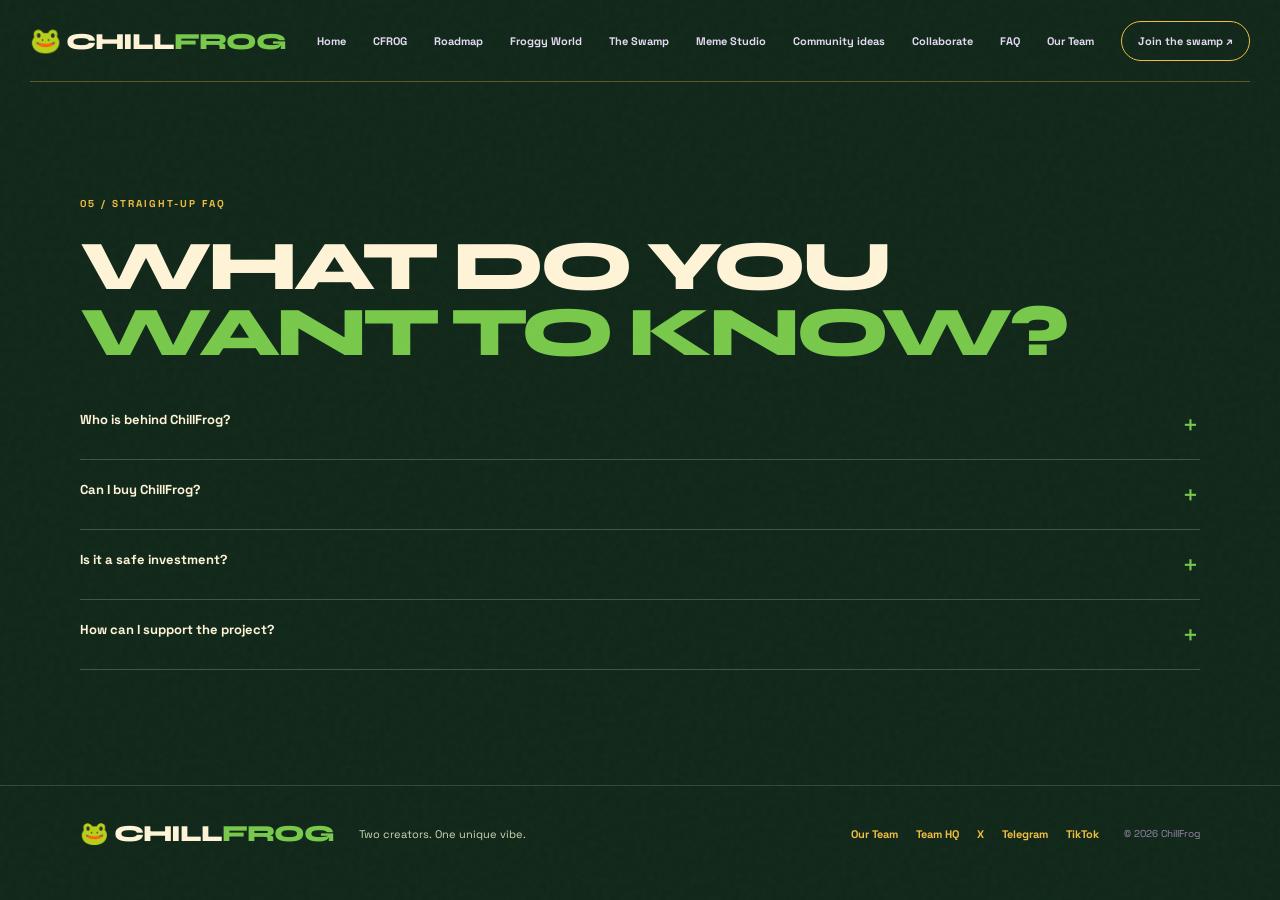
<file: faq.html>
<!doctype html><html lang="en"><head><meta charset="utf-8"><meta name="viewport" content="width=device-width,initial-scale=1"><meta name="theme-color" content="#17351f"><meta name="description" content="Answers to common questions about ChillFrog."><title>FAQ — ChillFrog</title><link rel="preconnect" href="https://fonts.googleapis.com"><link rel="preconnect" href="https://fonts.gstatic.com" crossorigin><link href="https://fonts.googleapis.com/css2?family=Space+Grotesk:wght@400;500;600;700&family=Syne:wght@700;800&display=swap" rel="stylesheet"><link rel="stylesheet" href="style.css"></head><body><div class="grain"></div><header class="header"><a class="logo" href="index.html"><span class="logo-frog">🐸</span> CHILL<span>FROG</span></a><button class="menu" aria-label="Open menu" aria-expanded="false">☰</button><nav><a href="index.html">Home</a><a href="token.html">CFROG</a><a href="roadmap.html">Roadmap</a><a href="froggy-world.html">Froggy World</a><a href="the-swamp.html">The Swamp</a><a href="create.html">Meme Studio</a><a href="ideas.html">Community ideas</a><a href="invest.html">Collaborate</a><a href="faq.html">FAQ</a><a href="team.html">Our Team</a><a class="nav-cta" href="the-swamp.html">Join the swamp ↗</a></nav></header><main><section class="section faq" id="faq"><div class="eyebrow">05 / STRAIGHT-UP FAQ</div><h2>WHAT DO YOU <span>WANT TO KNOW?</span></h2><details><summary>Who is behind ChillFrog?<b>＋</b></summary><p>Two young creators with big dreams, initiative, and a passion for learning by building something of their own.</p></details><details><summary>Can I buy ChillFrog?<b>＋</b></summary><p>CFROG is live on pump.fun. Use the official link on this website and always verify the full mint address before trading.</p></details><details><summary>Is it a safe investment?<b>＋</b></summary><p>There are no guaranteed returns. Crypto assets, especially meme tokens, can be extremely volatile and you could lose all your money. This website is not financial advice.</p></details><details><summary>How can I support the project?<b>＋</b></summary><p>Join the community, share ideas, and follow official announcements. Never share passwords or send funds to strangers.</p></details></section></main><footer><a class="logo" href="index.html">🐸 CHILL<span>FROG</span></a><p>Two creators. One unique vibe.</p><div class="footer-social"><a href="team.html">Our Team</a><a href="hq.html">Team HQ</a><a href="https://x.com/ChillFrogCoinsl" target="_blank" rel="noopener noreferrer">X</a><a href="https://t.me/+lzFqH1yYBng5ZDA0" target="_blank" rel="noopener noreferrer">Telegram</a><a href="https://www.tiktok.com/@morta6767" target="_blank" rel="noopener noreferrer">TikTok</a></div><small>© <span id="year"></span> ChillFrog</small></footer><script src="script.js"></script><script src="i18n.js"></script></body></html>
</file>
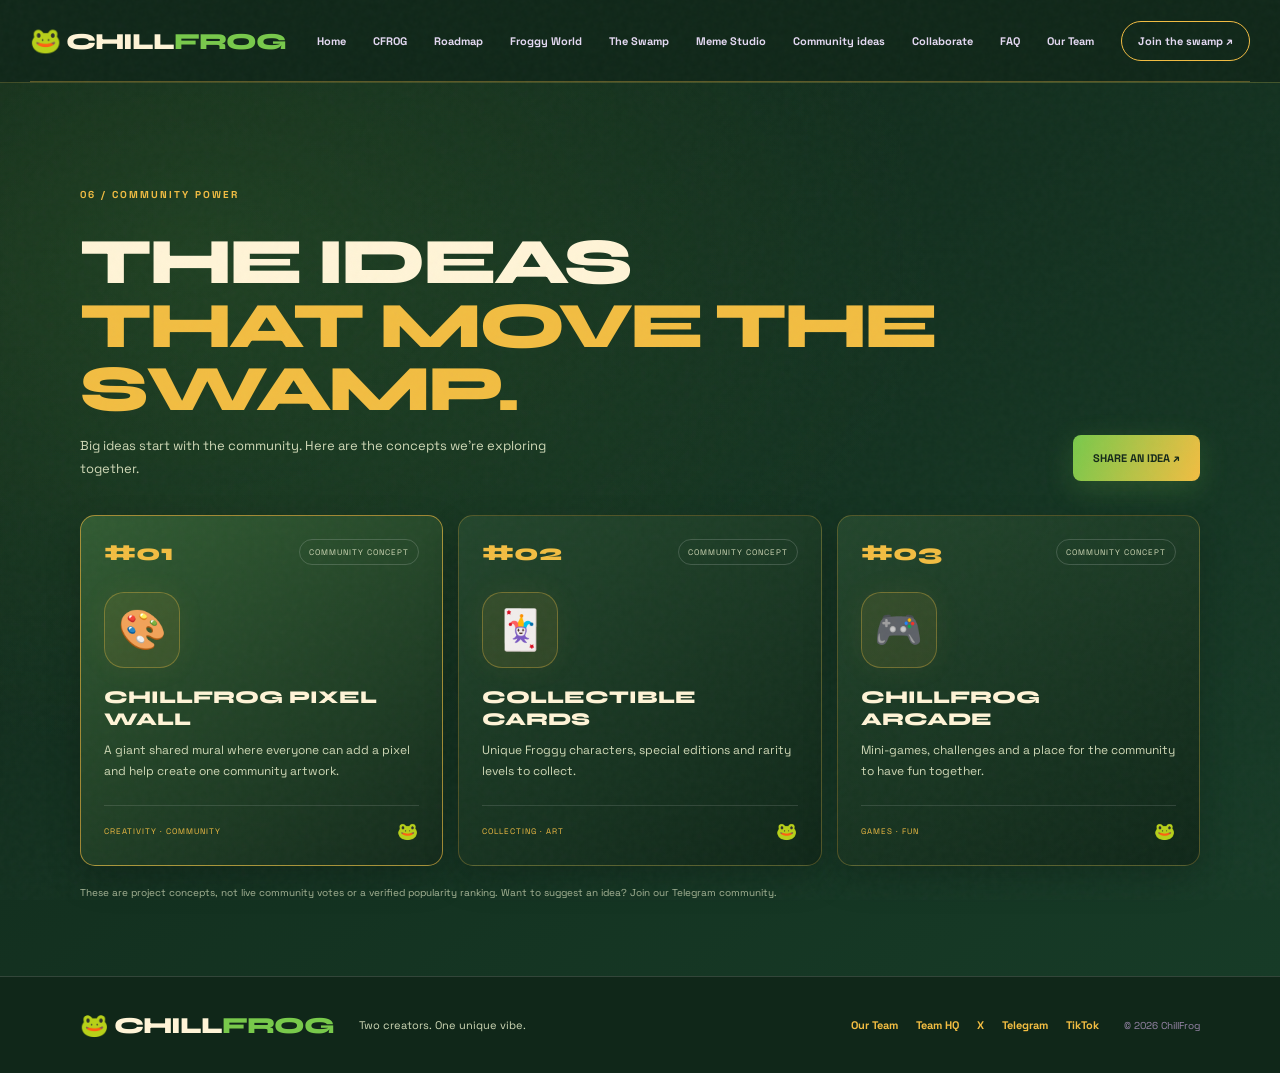
<file: ideas.html>
<!doctype html><html lang="en"><head><meta charset="utf-8"><meta name="viewport" content="width=device-width,initial-scale=1"><meta name="theme-color" content="#17351f"><meta name="description" content="Explore concepts being considered for the ChillFrog community."><title>Community Ideas — ChillFrog</title><link rel="preconnect" href="https://fonts.googleapis.com"><link rel="preconnect" href="https://fonts.gstatic.com" crossorigin><link href="https://fonts.googleapis.com/css2?family=Space+Grotesk:wght@400;500;600;700&family=Syne:wght@700;800&display=swap" rel="stylesheet"><link rel="stylesheet" href="style.css"></head><body><div class="grain"></div><header class="header"><a class="logo" href="index.html"><span class="logo-frog">🐸</span> CHILL<span>FROG</span></a><button class="menu" aria-label="Open menu" aria-expanded="false">☰</button><nav><a href="index.html">Home</a><a href="token.html">CFROG</a><a href="roadmap.html">Roadmap</a><a href="froggy-world.html">Froggy World</a><a href="the-swamp.html">The Swamp</a><a href="create.html">Meme Studio</a><a href="ideas.html">Community ideas</a><a href="invest.html">Collaborate</a><a href="faq.html">FAQ</a><a href="team.html">Our Team</a><a class="nav-cta" href="the-swamp.html">Join the swamp ↗</a></nav></header><main><section class="community-rankings" id="community-rankings">
  <div class="rankings-inner">
    <div class="eyebrow">06 / COMMUNITY POWER</div>
    <div class="rankings-heading"><div><h2>THE IDEAS<br><span>THAT MOVE THE SWAMP.</span></h2><p>Big ideas start with the community. Here are the concepts we're exploring together.</p></div><a class="btn btn-lime" href="https://t.me/+lzFqH1yYBng5ZDA0" target="_blank" rel="noopener noreferrer">SHARE AN IDEA ↗</a></div>
    <div class="ideas-grid">
      <article class="idea-card idea-featured"><div class="idea-top"><span class="idea-rank">#01</span><span class="idea-tag">COMMUNITY CONCEPT</span></div><div class="idea-icon">🎨</div><h3>CHILLFROG PIXEL WALL</h3><p>A giant shared mural where everyone can add a pixel and help create one community artwork.</p><div class="idea-foot"><span>CREATIVITY · COMMUNITY</span><b>🐸</b></div></article>
      <article class="idea-card"><div class="idea-top"><span class="idea-rank">#02</span><span class="idea-tag">COMMUNITY CONCEPT</span></div><div class="idea-icon">🃏</div><h3>COLLECTIBLE CARDS</h3><p>Unique Froggy characters, special editions and rarity levels to collect.</p><div class="idea-foot"><span>COLLECTING · ART</span><b>🐸</b></div></article>
      <article class="idea-card"><div class="idea-top"><span class="idea-rank">#03</span><span class="idea-tag">COMMUNITY CONCEPT</span></div><div class="idea-icon">🎮</div><h3>CHILLFROG ARCADE</h3><p>Mini-games, challenges and a place for the community to have fun together.</p><div class="idea-foot"><span>GAMES · FUN</span><b>🐸</b></div></article>
    </div>
    <p class="ideas-note">These are project concepts, not live community votes or a verified popularity ranking. Want to suggest an idea? Join our Telegram community.</p>
  </div>
</section></main><footer><a class="logo" href="index.html">🐸 CHILL<span>FROG</span></a><p>Two creators. One unique vibe.</p><div class="footer-social"><a href="team.html">Our Team</a><a href="hq.html">Team HQ</a><a href="https://x.com/ChillFrogCoinsl" target="_blank" rel="noopener noreferrer">X</a><a href="https://t.me/+lzFqH1yYBng5ZDA0" target="_blank" rel="noopener noreferrer">Telegram</a><a href="https://www.tiktok.com/@morta6767" target="_blank" rel="noopener noreferrer">TikTok</a></div><small>© <span id="year"></span> ChillFrog</small></footer><script src="script.js"></script><script src="i18n.js"></script></body></html>
</file>
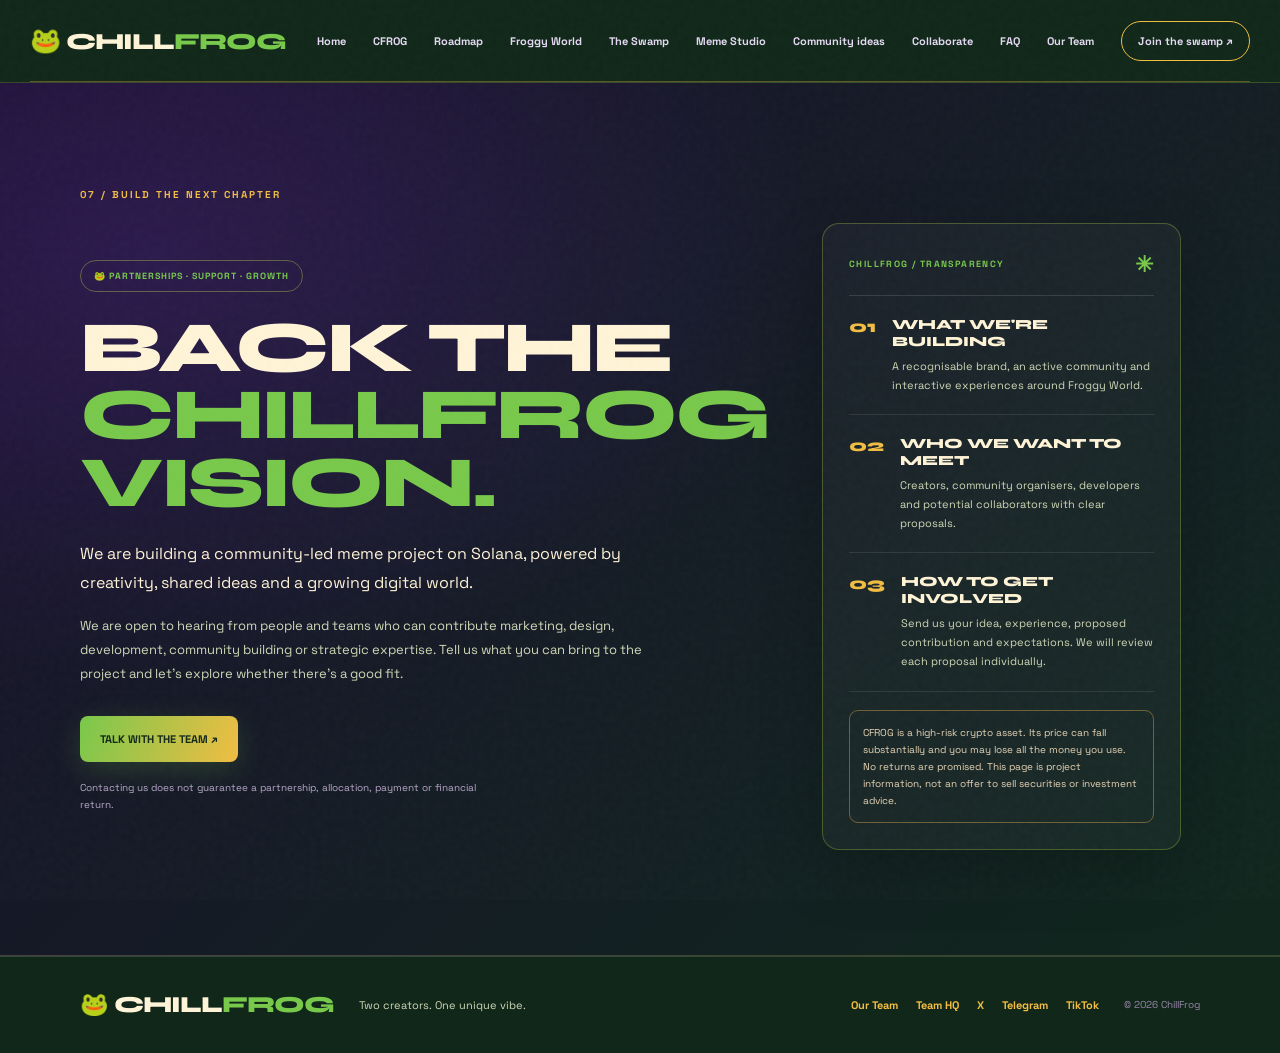
<file: invest.html>
<!doctype html><html lang="en"><head><meta charset="utf-8"><meta name="viewport" content="width=device-width,initial-scale=1"><meta name="theme-color" content="#17351f"><meta name="description" content="Learn how to contribute skills and ideas to ChillFrog."><title>Collaborate with ChillFrog — ChillFrog</title><link rel="preconnect" href="https://fonts.googleapis.com"><link rel="preconnect" href="https://fonts.gstatic.com" crossorigin><link href="https://fonts.googleapis.com/css2?family=Space+Grotesk:wght@400;500;600;700&family=Syne:wght@700;800&display=swap" rel="stylesheet"><link rel="stylesheet" href="style.css"><link rel="stylesheet" href="invest.css"></head><body><div class="grain"></div><header class="header"><a class="logo" href="index.html"><span class="logo-frog">🐸</span> CHILL<span>FROG</span></a><button class="menu" aria-label="Open menu" aria-expanded="false">☰</button><nav><a href="index.html">Home</a><a href="token.html">CFROG</a><a href="roadmap.html">Roadmap</a><a href="froggy-world.html">Froggy World</a><a href="the-swamp.html">The Swamp</a><a href="create.html">Meme Studio</a><a href="ideas.html">Community ideas</a><a href="invest.html">Collaborate</a><a href="faq.html">FAQ</a><a href="team.html">Our Team</a><a class="nav-cta" href="the-swamp.html">Join the swamp ↗</a></nav></header><main><section class="invest-section" id="invest"><div class="invest-inner"><div class="eyebrow">07 / BUILD THE NEXT CHAPTER</div><div class="invest-grid"><div class="invest-copy"><div class="invest-pill">🐸 PARTNERSHIPS · SUPPORT · GROWTH</div><h2>BACK THE<br><span>CHILLFROG VISION.</span></h2><p class="invest-lead">We are building a community-led meme project on Solana, powered by creativity, shared ideas and a growing digital world.</p><p>We are open to hearing from people and teams who can contribute marketing, design, development, community building or strategic expertise. Tell us what you can bring to the project and let's explore whether there's a good fit.</p><a class="btn btn-lime" href="https://t.me/+lzFqH1yYBng5ZDA0" target="_blank" rel="noopener noreferrer">TALK WITH THE TEAM ↗</a><small class="invest-note">Contacting us does not guarantee a partnership, allocation, payment or financial return.</small></div><div class="invest-panel"><div class="invest-panel-top"><span>CHILLFROG / TRANSPARENCY</span><b>✳</b></div><article><strong>01</strong><div><h3>WHAT WE'RE BUILDING</h3><p>A recognisable brand, an active community and interactive experiences around Froggy World.</p></div></article><article><strong>02</strong><div><h3>WHO WE WANT TO MEET</h3><p>Creators, community organisers, developers and potential collaborators with clear proposals.</p></div></article><article><strong>03</strong><div><h3>HOW TO GET INVOLVED</h3><p>Send us your idea, experience, proposed contribution and expectations. We will review each proposal individually.</p></div></article><div class="invest-warning">CFROG is a high-risk crypto asset. Its price can fall substantially and you may lose all the money you use. No returns are promised. This page is project information, not an offer to sell securities or investment advice.</div></div></div></div></section></main><footer><a class="logo" href="index.html">🐸 CHILL<span>FROG</span></a><p>Two creators. One unique vibe.</p><div class="footer-social"><a href="team.html">Our Team</a><a href="hq.html">Team HQ</a><a href="https://x.com/ChillFrogCoinsl" target="_blank" rel="noopener noreferrer">X</a><a href="https://t.me/+lzFqH1yYBng5ZDA0" target="_blank" rel="noopener noreferrer">Telegram</a><a href="https://www.tiktok.com/@morta6767" target="_blank" rel="noopener noreferrer">TikTok</a></div><small>© <span id="year"></span> ChillFrog</small></footer><script src="script.js"></script><script src="i18n.js"></script></body></html>
</file>
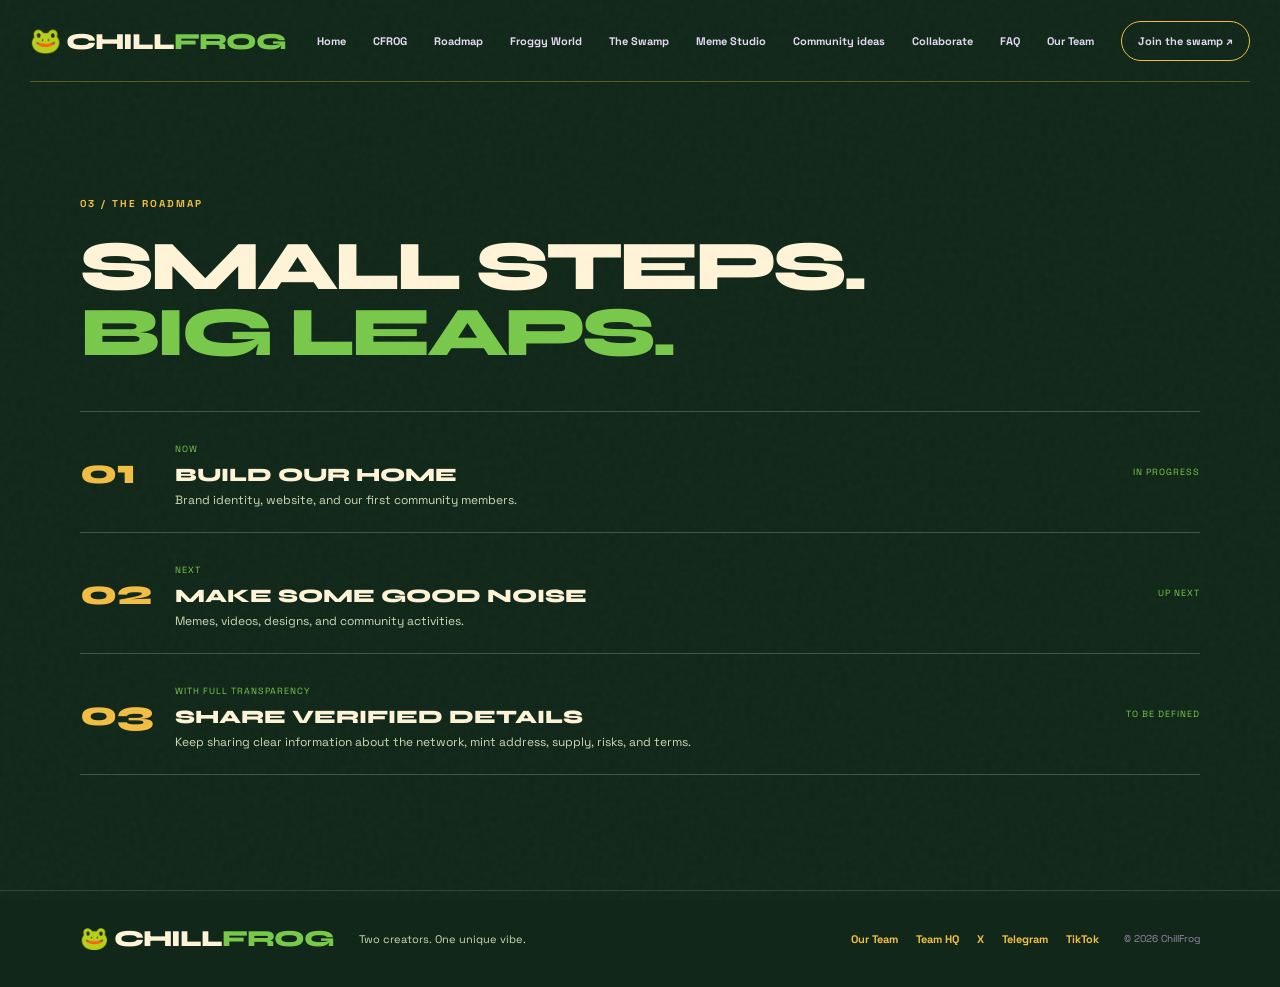
<file: roadmap.html>
<!doctype html><html lang="en"><head><meta charset="utf-8"><meta name="viewport" content="width=device-width,initial-scale=1"><meta name="theme-color" content="#17351f"><meta name="description" content="ChillFrog project roadmap and upcoming milestones."><title>Roadmap — ChillFrog</title><link rel="preconnect" href="https://fonts.googleapis.com"><link rel="preconnect" href="https://fonts.gstatic.com" crossorigin><link href="https://fonts.googleapis.com/css2?family=Space+Grotesk:wght@400;500;600;700&family=Syne:wght@700;800&display=swap" rel="stylesheet"><link rel="stylesheet" href="style.css"></head><body><div class="grain"></div><header class="header"><a class="logo" href="index.html"><span class="logo-frog">🐸</span> CHILL<span>FROG</span></a><button class="menu" aria-label="Open menu" aria-expanded="false">☰</button><nav><a href="index.html">Home</a><a href="token.html">CFROG</a><a href="roadmap.html">Roadmap</a><a href="froggy-world.html">Froggy World</a><a href="the-swamp.html">The Swamp</a><a href="create.html">Meme Studio</a><a href="ideas.html">Community ideas</a><a href="invest.html">Collaborate</a><a href="faq.html">FAQ</a><a href="team.html">Our Team</a><a class="nav-cta" href="the-swamp.html">Join the swamp ↗</a></nav></header><main><section class="section roadmap" id="roadmap"><div class="eyebrow">03 / THE ROADMAP</div><h2>SMALL STEPS.<br><span>BIG LEAPS.</span></h2><div class="steps"><article><b>01</b><div><small>NOW</small><h3>BUILD OUR HOME</h3><p>Brand identity, website, and our first community members.</p></div><label>IN PROGRESS</label></article><article><b>02</b><div><small>NEXT</small><h3>MAKE SOME GOOD NOISE</h3><p>Memes, videos, designs, and community activities.</p></div><label>UP NEXT</label></article><article><b>03</b><div><small>WITH FULL TRANSPARENCY</small><h3>SHARE VERIFIED DETAILS</h3><p>Keep sharing clear information about the network, mint address, supply, risks, and terms.</p></div><label>TO BE DEFINED</label></article></div></section></main><footer><a class="logo" href="index.html">🐸 CHILL<span>FROG</span></a><p>Two creators. One unique vibe.</p><div class="footer-social"><a href="team.html">Our Team</a><a href="hq.html">Team HQ</a><a href="https://x.com/ChillFrogCoinsl" target="_blank" rel="noopener noreferrer">X</a><a href="https://t.me/+lzFqH1yYBng5ZDA0" target="_blank" rel="noopener noreferrer">Telegram</a><a href="https://www.tiktok.com/@morta6767" target="_blank" rel="noopener noreferrer">TikTok</a></div><small>© <span id="year"></span> ChillFrog</small></footer><script src="script.js"></script><script src="i18n.js"></script></body></html>
</file>
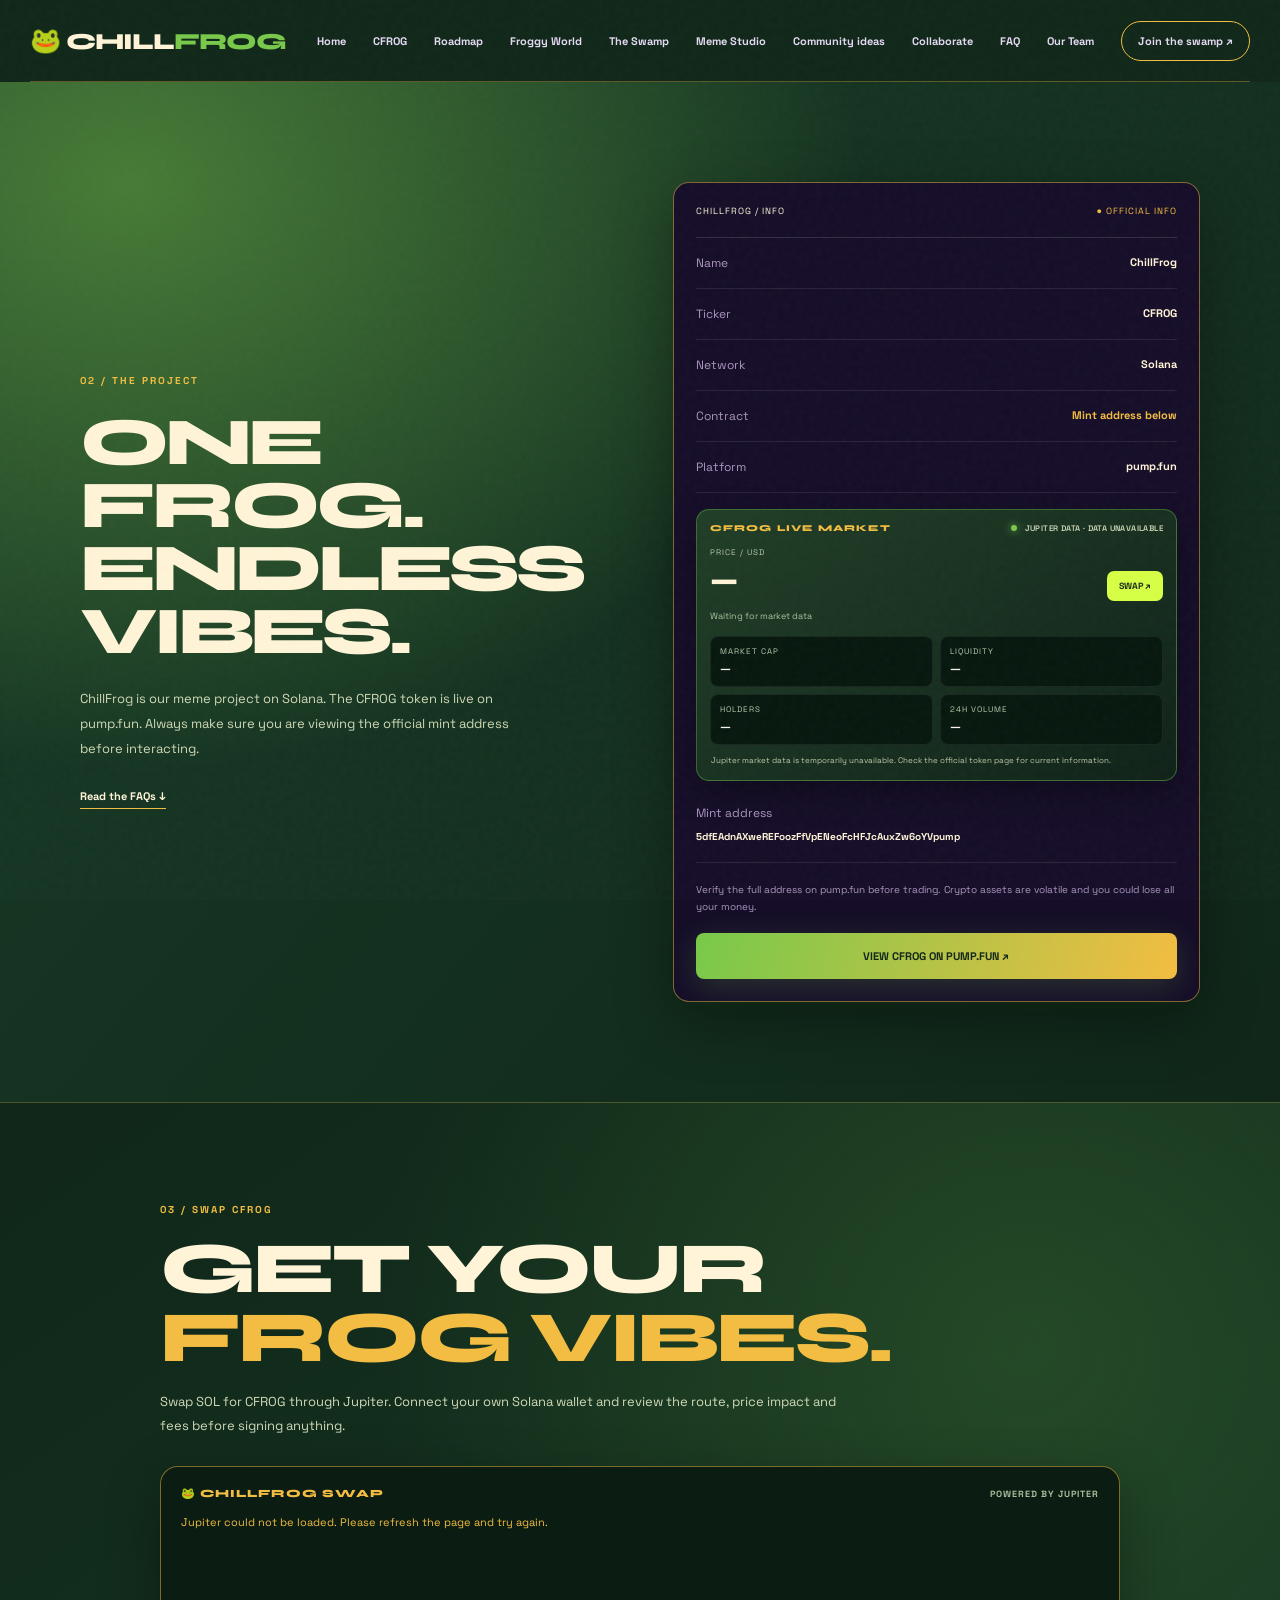
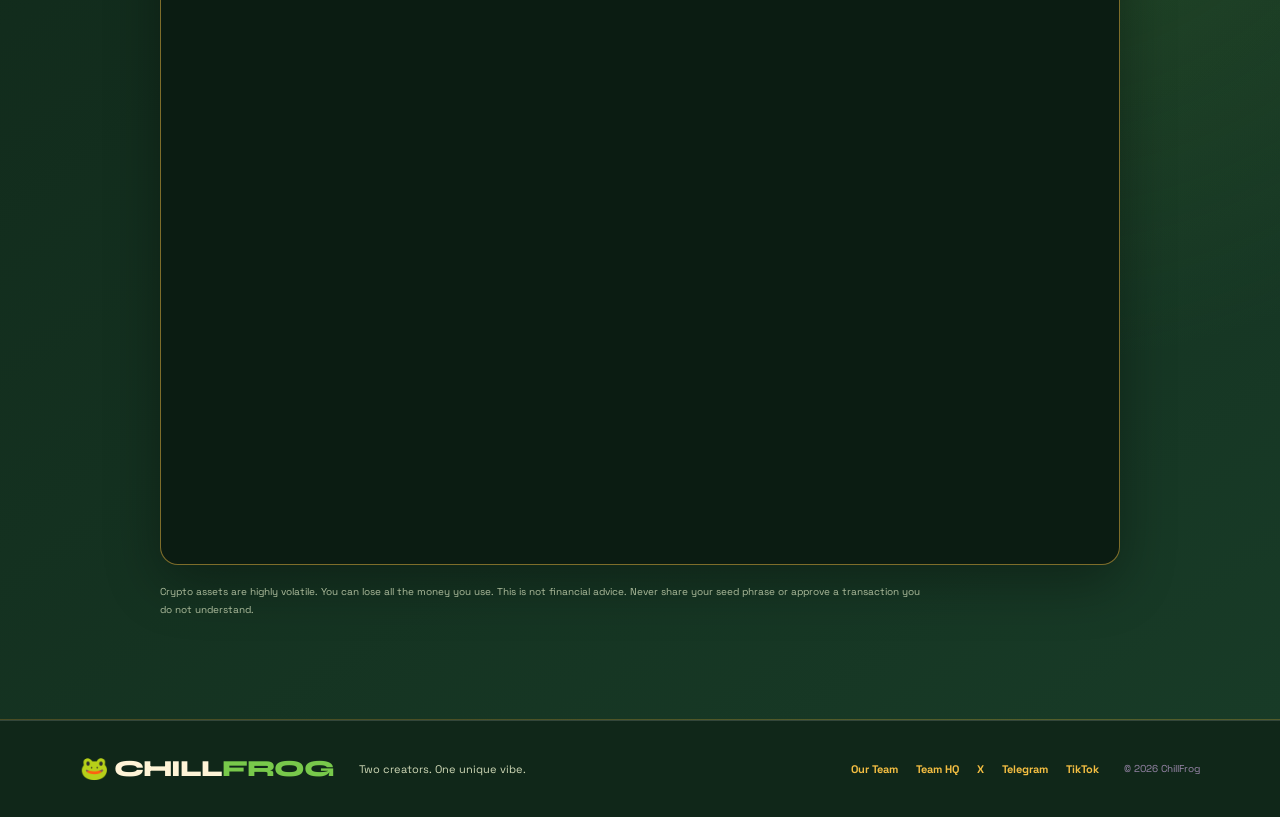
<file: token.html>
<!doctype html><html lang="en"><head><meta charset="utf-8"><meta name="viewport" content="width=device-width,initial-scale=1"><meta name="theme-color" content="#17351f"><meta name="description" content="Official ChillFrog token information and swap interface."><title>CFROG Token — ChillFrog</title><link rel="preconnect" href="https://fonts.googleapis.com"><link rel="preconnect" href="https://fonts.gstatic.com" crossorigin><link href="https://fonts.googleapis.com/css2?family=Space+Grotesk:wght@400;500;600;700&family=Syne:wght@700;800&display=swap" rel="stylesheet"><link rel="stylesheet" href="style.css"><link rel="stylesheet" href="invest.css"><script src="https://plugin.jup.ag/plugin-v1.js"></script></head><body><div class="grain"></div><header class="header"><a class="logo" href="index.html"><span class="logo-frog">🐸</span> CHILL<span>FROG</span></a><button class="menu" aria-label="Open menu" aria-expanded="false">☰</button><nav><a href="index.html">Home</a><a href="token.html">CFROG</a><a href="roadmap.html">Roadmap</a><a href="froggy-world.html">Froggy World</a><a href="the-swamp.html">The Swamp</a><a href="create.html">Meme Studio</a><a href="ideas.html">Community ideas</a><a href="invest.html">Collaborate</a><a href="faq.html">FAQ</a><a href="team.html">Our Team</a><a class="nav-cta" href="the-swamp.html">Join the swamp ↗</a></nav></header><main><section class="token" id="token"><div class="token-inner"><div><div class="eyebrow">02 / THE PROJECT</div><h2>ONE FROG.<br>ENDLESS VIBES.</h2><p>ChillFrog is our meme project on Solana. The CFROG token is live on pump.fun. Always make sure you are viewing the official mint address before interacting.</p><a class="text-link light" href="faq.html">Read the FAQs ↓</a></div><div class="token-card"><div class="card-head"><span>CHILLFROG / INFO</span><span class="live">● OFFICIAL INFO</span></div><div class="data"><span>Name</span><b>ChillFrog</b></div><div class="data"><span>Ticker</span><b>CFROG</b></div><div class="data"><span>Network</span><b>Solana</b></div><div class="data"><span>Contract</span><b class="lime">Mint address below</b></div><div class="data"><span>Platform</span><b>pump.fun</b></div><div class="stats-panel live-market" id="cfrog-market" aria-live="polite">
<div class="stats-heading"><span>CFROG LIVE MARKET</span><small><i class="market-dot"></i> JUPITER DATA · <span id="market-updated">CONNECTING</span></small></div>
<div class="market-price-row"><div><small>PRICE / USD</small><b id="market-price">—</b><span id="market-change" class="market-change">Waiting for market data</span></div><a href="https://jup.ag/swap/SOL-5dfEAdnAXweREFoozFfVpENeoFcHFJcAuxZw6oYVpump" target="_blank" rel="noopener noreferrer" class="market-mini-swap">SWAP ↗</a></div>
<div class="market-metrics">
<div><small>MARKET CAP</small><b id="market-mcap">—</b></div><div><small>LIQUIDITY</small><b id="market-liquidity">—</b></div><div><small>HOLDERS</small><b id="market-holders">—</b></div><div><small>24H VOLUME</small><b id="market-volume">—</b></div>
</div><div class="stats-disclaimer" id="market-source">Live data from Jupiter Tokens API. Metrics may be unavailable for tokens not indexed by Jupiter.</div></div><div class="data contract-row"><span>Mint address</span><b class="contract-address">5dfEAdnAXweREFoozFfVpENeoFcHFJcAuxZw6oYVpump</b></div><div class="card-note">Verify the full address on pump.fun before trading. Crypto assets are volatile and you could lose all your money.</div><a class="btn btn-lime pump-card-cta" href="https://pump.fun/coin/5dfEAdnAXweREFoozFfVpENeoFcHFJcAuxZw6oYVpump" target="_blank" rel="noopener noreferrer">VIEW CFROG ON PUMP.FUN ↗</a></div></div></section><section class="swap-section" id="comprar">
  <div class="swap-inner">
    <div class="eyebrow">03 / SWAP CFROG</div>
    <h2>GET YOUR<br><span>FROG VIBES.</span></h2>
    <p class="swap-intro">Swap SOL for CFROG through Jupiter. Connect your own Solana wallet and review the route, price impact and fees before signing anything.</p>
    <div class="swap-panel">
      <div class="swap-panel-head"><span>🐸 CHILLFROG SWAP</span><span class="swap-powered">POWERED BY JUPITER</span></div>
      <p id="jupiter-status" class="jupiter-status" role="status">Loading the swap interface…</p>
      <div id="jupiter-plugin" aria-label="Jupiter swap interface"></div>
    </div>
    <p class="swap-risk">Crypto assets are highly volatile. You can lose all the money you use. This is not financial advice. Never share your seed phrase or approve a transaction you do not understand.</p>
  </div>
</section></main><footer><a class="logo" href="index.html">🐸 CHILL<span>FROG</span></a><p>Two creators. One unique vibe.</p><div class="footer-social"><a href="team.html">Our Team</a><a href="hq.html">Team HQ</a><a href="https://x.com/ChillFrogCoinsl" target="_blank" rel="noopener noreferrer">X</a><a href="https://t.me/+lzFqH1yYBng5ZDA0" target="_blank" rel="noopener noreferrer">Telegram</a><a href="https://www.tiktok.com/@morta6767" target="_blank" rel="noopener noreferrer">TikTok</a></div><small>© <span id="year"></span> ChillFrog</small></footer><script src="market.js" defer></script><script src="script.js"></script><script src="i18n.js"></script></body></html>
</file>
<file: style.css>
:root{--night:#160d2c;--deep:#241044;--purple:#7c35d5;--pink:#ff65c8;--lime:#d7ff45;--cream:#fff9e9;--muted:#c9b9dd}*{box-sizing:border-box}html{scroll-behavior:smooth}body{margin:0;background:var(--night);color:var(--cream);font-family:"Space Grotesk",sans-serif;overflow-x:hidden}.grain{position:fixed;inset:0;pointer-events:none;z-index:10;opacity:.06;background-image:url("data:image/svg+xml,%3Csvg viewBox='0 0 180 180' xmlns='http://www.w3.org/2000/svg'%3E%3Cfilter id='n'%3E%3CfeTurbulence type='fractalNoise' baseFrequency='.8' numOctaves='3' stitchTiles='stitch'/%3E%3C/filter%3E%3Crect width='100%25' height='100%25' filter='url(%23n)' opacity='.5'/%3E%3C/svg%3E")}.header{height:82px;max-width:1220px;width:calc(100% - 48px);margin:auto;display:flex;align-items:center;justify-content:space-between;border-bottom:1px solid #ffffff22;position:relative;z-index:4}.logo{font:800 23px Syne,sans-serif;letter-spacing:-1px;color:var(--cream);text-decoration:none}.logo span:last-of-type{color:var(--lime)}.logo-frog{font-size:25px}.header nav{display:flex;align-items:center;gap:27px}.header nav a{color:#e4d9f2;text-decoration:none;font-size:11px;font-weight:700}.header nav a:hover{color:var(--lime)}.nav-cta{border:1px solid var(--lime);padding:12px 16px;border-radius:99px}.menu{display:none;background:none;color:white;border:0;font-size:25px}.hero{max-width:1220px;width:calc(100% - 48px);min-height:690px;margin:auto;display:grid;grid-template-columns:1fr 1fr;align-items:center;gap:35px;padding:70px 0}.pill{display:inline-flex;align-items:center;gap:9px;border:1px solid #ffffff3b;border-radius:99px;padding:9px 13px;font-size:9px;letter-spacing:1px;color:var(--lime)}.pill i{width:7px;height:7px;background:var(--pink);border-radius:50%;box-shadow:0 0 12px var(--pink)}h1,h2{font:800 clamp(52px,7vw,88px)/.94 Syne,sans-serif;letter-spacing:-4px;margin:24px 0}h1 em{font-style:normal;color:var(--pink);text-shadow:0 0 28px #ff65c866}h1 span{color:var(--lime)}.hero-copy>p:not(.micro){max-width:510px;color:var(--muted);line-height:1.8;font-size:15px}.hero-actions{display:flex;align-items:center;gap:22px;flex-wrap:wrap;margin-top:28px}.btn{display:inline-block;text-decoration:none;font-weight:800;font-size:11px;padding:16px 20px;border-radius:8px;transition:.2s}.btn:hover{transform:translateY(-4px);filter:brightness(1.08)}.btn-lime{background:var(--lime);color:#1b1230;box-shadow:0 8px 30px #d7ff4533}.btn-lime b{margin-left:13px}.text-link{color:var(--cream);font-size:11px;font-weight:700;text-decoration:none;border-bottom:1px solid var(--pink);padding-bottom:5px}.micro{font-size:9px;letter-spacing:1.2px;color:#a28cb9;margin-top:40px}.visual{height:500px;position:relative;display:grid;place-items:center}.sun{position:absolute;width:340px;height:340px;border-radius:50%;background:conic-gradient(from 10deg,var(--pink),#8c49ff,var(--lime),var(--pink));filter:blur(2px);opacity:.8;animation:spin 22s linear infinite}.rings{position:absolute;width:460px;height:190px;border:2px solid var(--lime);border-radius:50%;transform:rotate(-28deg);box-shadow:0 0 25px #d7ff4544}.frog-hero{position:relative;width:290px;height:255px;border-radius:48% 52% 45% 55%;background:radial-gradient(circle at 35% 25%,#efff80,#a2d93d 55%,#438c42);box-shadow:inset -18px -22px 0 #306a3a,0 30px 80px #0008;transform:rotate(-7deg);animation:bob 4s ease-in-out infinite}.frog-eyes{position:absolute;left:38px;right:38px;top:-35px;display:flex;justify-content:space-between}.frog-eyes i{width:85px;height:92px;background:#b5e84c;border:7px solid #579a39;border-radius:50%;display:grid;place-items:center}.frog-eyes b{width:29px;height:45px;border-radius:50%;background:#171329;position:relative}.frog-eyes b:after{content:"";position:absolute;width:9px;height:9px;border-radius:50%;background:white;top:6px;left:6px}.frog-nose{position:absolute;left:133px;top:115px;width:25px;height:10px;border-radius:50%;background:#397a35}.frog-smile{position:absolute;left:102px;top:145px;width:85px;height:30px;border-bottom:4px solid #326c36;border-radius:50%}.frog-cheek{position:absolute;top:145px;width:30px;height:12px;background:#ff82ac;border-radius:50%;opacity:.8}.c1{left:35px}.c2{right:35px}.planet{position:absolute;border-radius:50%;filter:blur(.2px)}.p1{width:35px;height:35px;background:var(--pink);right:40px;top:60px;box-shadow:0 0 30px var(--pink)}.p2{width:20px;height:20px;background:var(--lime);left:40px;bottom:80px;box-shadow:0 0 25px var(--lime)}.orbit-label{position:absolute;font:800 11px Syne;padding:11px 15px;background:var(--lime);color:#20113a;border-radius:99px}.label1{top:52px;left:4px;transform:rotate(-12deg)}.label2{right:0;bottom:52px;background:var(--pink);transform:rotate(9deg)}.spark{position:absolute;color:var(--lime);font-size:35px}.s1{right:50px;top:130px}.s2{left:45px;bottom:40px;color:var(--pink)}.ticker{background:var(--lime);color:#1b1230;overflow:hidden;white-space:nowrap;padding:15px 0;font:800 14px Syne;letter-spacing:1px}.ticker div{animation:marquee 25s linear infinite}.section{max-width:1120px;width:calc(100% - 48px);margin:auto;padding:115px 0}.eyebrow{font-size:10px;letter-spacing:2px;color:var(--pink);font-weight:700}.story-grid{display:grid;grid-template-columns:1.15fr .85fr;gap:65px;align-items:center}.story h2,.roadmap h2,.faq h2{font-size:clamp(44px,6vw,70px)}h2 span{color:var(--lime)}.story-copy{color:var(--muted);font-size:14px;line-height:1.9}.signature{margin-top:25px;color:var(--lime);font-size:10px;letter-spacing:1px}.signature b{font-size:20px;margin-left:10px}.values{display:grid;grid-template-columns:repeat(3,1fr);gap:15px;margin-top:65px}.values article{border:1px solid #ffffff24;border-radius:14px;padding:25px;background:linear-gradient(145deg,#ffffff0c,transparent)}.values article span{font-size:10px;color:var(--pink)}.values h3{font:800 19px Syne;margin:25px 0 8px}.values p{font-size:12px;line-height:1.7;color:var(--muted)}.token{padding:100px 24px;background:radial-gradient(ellipse at 10% 10%,#6e2bb9 0,transparent 45%),linear-gradient(130deg,#251047,#100a20)}.token-inner{max-width:1120px;margin:auto;display:grid;grid-template-columns:1fr 1fr;gap:65px;align-items:center}.token h2{font-size:clamp(45px,5.5vw,67px)}.token p{color:var(--muted);font-size:13px;line-height:1.9;max-width:450px}.light{display:inline-block;margin-top:15px}.token-card{background:#160e29;border:1px solid #d7ff4580;border-radius:16px;padding:22px;box-shadow:0 20px 60px #0005}.card-head{display:flex;justify-content:space-between;font-size:9px;letter-spacing:1px;padding-bottom:20px;border-bottom:1px solid #ffffff22}.live{color:var(--lime)}.data{display:flex;justify-content:space-between;gap:15px;padding:17px 0;border-bottom:1px solid #ffffff17;font-size:12px}.data span{color:#a996bd}.data b{font-size:11px}.lime{color:var(--lime)}.card-note{font-size:10px;line-height:1.7;color:#a996bd;padding-top:18px}.roadmap h2{margin-bottom:45px}.steps{border-top:1px solid #ffffff35}.steps article{display:grid;grid-template-columns:75px 1fr 110px;gap:20px;align-items:center;padding:24px 0;border-bottom:1px solid #ffffff35}.steps article>b{font:800 35px Syne;color:var(--pink)}.steps small,.steps label{font-size:9px;color:var(--lime);letter-spacing:1px}.steps h3{font:800 19px Syne;margin:6px 0}.steps p{font-size:12px;color:var(--muted);margin:0}.steps label{text-align:right}.join{position:relative;overflow:hidden;text-align:center;padding:105px 24px;background:radial-gradient(circle at 50% 35%,#a344dc,#5424a4 45%,#251047 78%)}.join h2{font-size:clamp(58px,9vw,100px);margin:20px 0}.join h2 span{color:var(--lime)}.join p{font-size:14px;color:#f0ddff}.join-orb{font-size:48px;filter:drop-shadow(0 0 25px var(--lime))}.btn-dark{background:var(--lime);color:#1b1230;margin-top:15px}.join small{display:block;margin-top:17px;font-size:10px;color:#e3c8f5}.buy-note{max-width:500px;margin:35px auto 0;padding:17px;border:1px solid #ffffff50;border-radius:10px;font-size:11px;line-height:1.7;color:#f3e8ff}.buy-note b{color:var(--lime)}.faq details{border-bottom:1px solid #ffffff35;padding:21px 0}.faq summary{list-style:none;display:flex;justify-content:space-between;cursor:pointer;font-weight:700;font-size:13px}.faq summary::-webkit-details-marker{display:none}.faq summary b{font-size:20px;color:var(--lime)}.faq details p{font-size:12px;line-height:1.8;color:var(--muted);max-width:750px}footer{border-top:1px solid #ffffff25;padding:30px max(24px,calc((100% - 1120px)/2));display:flex;align-items:center;gap:25px;flex-wrap:wrap}footer p{margin-right:auto;color:var(--muted);font-size:11px}footer small{font-size:10px;color:#9987aa}.disclaimer{padding:14px 24px;text-align:center;background:#0d0719;color:#9586a4;font-size:9px;line-height:1.7}@keyframes bob{0%,100%{transform:translateY(0) rotate(-7deg)}50%{transform:translateY(-13px) rotate(-3deg)}}@keyframes spin{to{transform:rotate(360deg)}}@keyframes marquee{to{transform:translateX(-35%)}}@media(max-width:760px){.header{height:70px}.menu{display:block}.header nav{display:none;position:absolute;top:70px;left:0;right:0;padding:20px;background:#241044;border:1px solid #ffffff35;border-radius:12px;flex-direction:column;align-items:stretch}.header nav.open{display:flex}.hero{grid-template-columns:1fr;padding:65px 0 45px}.hero h1{font-size:clamp(51px,13vw,75px)}.visual{height:400px;transform:scale(.88);margin:0 -20px}.story-grid,.token-inner{grid-template-columns:1fr;gap:15px}.section{padding:78px 0}.values{grid-template-columns:1fr;margin-top:35px}.steps article{grid-template-columns:45px 1fr}.steps label{display:none}.steps h3{font-size:16px}.token{padding:75px 20px}.join{padding:80px 20px}footer{gap:12px}footer p{width:100%;order:3}}@media(prefers-reduced-motion:reduce){*,*:before,*:after{animation:none!important;scroll-behavior:auto!important}}
/* ChillFrog relaxed psychedelic / reggae-inspired visual refresh */
:root{--night:#102719;--deep:#183b27;--purple:#8c4a2f;--pink:#f2bd42;--lime:#78c94b;--cream:#fff4d7;--muted:#d0d9b7}
body{background:radial-gradient(ellipse at 75% 18%,#294c2c 0,transparent 36%),radial-gradient(ellipse at 10% 70%,#523322 0,transparent 30%),var(--night)}
.header{border-bottom-color:#f2bd4255}
.logo span:last-of-type{color:var(--lime)}
.nav-cta{border-color:var(--pink)}
.pill{color:var(--pink);border-color:#f2bd4266}
.pill i{background:var(--pink);box-shadow:0 0 14px var(--pink)}
h1 em{color:var(--pink);text-shadow:0 0 28px #f2bd4266}
h1 span,h2 span{color:var(--lime)}
.btn-lime{background:linear-gradient(110deg,#78c94b,#f2bd42);color:#142819;box-shadow:0 8px 30px #78c94b33}
.text-link{border-color:var(--pink)}
.sun{background:conic-gradient(from 10deg,#e34b38,#f2bd42,#78c94b,#238b66,#e34b38);filter:blur(3px);opacity:.82}
.rings{border-color:#f2bd42;box-shadow:0 0 25px #f2bd4244}
.frog-hero{background:radial-gradient(circle at 35% 25%,#d8f58b,#78c94b 55%,#347c42);box-shadow:inset -18px -22px 0 #285e36,0 30px 80px #0008}
.frog-eyes i{background:#bce86c;border-color:#4b8b42}
.orbit-label{background:#78c94b;color:#102719}
.label2{background:#f2bd42}
.spark{color:#f2bd42}
.s2{color:#e34b38}
.ticker{background:linear-gradient(90deg,#e34b38 0 25%,#f2bd42 25% 50%,#78c94b 50% 75%,#238b66 75%);color:#102719}
.story-copy{color:#d0d9b7}
.signature{color:#f2bd42}
.values article{border-color:#f2bd4240;background:linear-gradient(145deg,#ffffff12,transparent)}
.values article span{color:#f2bd42}
.token{background:radial-gradient(ellipse at 10% 10%,#477b36 0,transparent 45%),linear-gradient(130deg,#183b27,#102719)}
.token-card{border-color:#f2bd4280}
.live,.lime{color:#f2bd42}
.steps article>b{color:#f2bd42}
.steps small,.steps label{color:#78c94b}
.join{background:radial-gradient(circle at 50% 35%,#d17a32,#477b36 48%,#183b27 82%)}
.join h2 span{color:#f2bd42;text-shadow:0 0 25px #f2bd4255}
.btn-dark{background:#f2bd42;color:#142819}
.buy-note b{color:#f2bd42}
.faq summary b{color:#78c94b}
.disclaimer{background:#09190f;color:#b4c5a0}
@media(prefers-reduced-motion:no-preference){.frog-hero{animation:bob 5s ease-in-out infinite}.sun{animation:spin 35s linear infinite}}


/* Official community links */
.social-links{display:flex;justify-content:center;gap:12px;flex-wrap:wrap;margin:28px auto 0}
.btn-social{margin-top:15px;background:#fff4d7;color:#183b27}
.social-links .btn{min-width:155px;text-align:center}
.social-links .btn:hover{transform:translateY(-4px) scale(1.02)}
.footer-social{display:flex;gap:18px;align-items:center}
.footer-social a{color:var(--pink);font-size:11px;font-weight:700;text-decoration:none}
.footer-social a:hover{color:var(--lime)}
.header nav a:focus-visible,.btn:focus-visible,.footer-social a:focus-visible{outline:3px solid var(--pink);outline-offset:4px}
@media(max-width:760px){.social-links{flex-direction:column;align-items:center}.social-links .btn{width:min(100%,280px)}.footer-social{width:100%;order:4}}


/* Layout repair: prevent long headings from crushing the story copy */
.story-grid{grid-template-columns:minmax(0,1.2fr) minmax(280px,.8fr);gap:clamp(28px,5vw,65px);align-items:start}
.story-grid>*{min-width:0}
.story-grid h2{max-width:100%;font-size:clamp(40px,5.2vw,66px);letter-spacing:-3px;overflow-wrap:normal}
.story-copy{min-width:0;max-width:100%;font-size:14px;line-height:1.9}
.token-card{min-width:0}
.contract-row{align-items:flex-start;flex-direction:column;gap:8px}
.contract-address{overflow-wrap:anywhere;word-break:break-word;text-align:left;font-size:10px!important;line-height:1.6}
.pump-card-cta{display:block;text-align:center;margin-top:18px}
@media(max-width:760px){
 .story-grid{grid-template-columns:minmax(0,1fr);gap:18px}
 .story-grid h2{font-size:clamp(39px,10vw,58px);letter-spacing:-2px}
 .story-copy{font-size:14px}
}


/* Peace & reggae-inspired background pattern */
body{
 background-image:
 url("data:image/svg+xml,%3Csvg xmlns='http://www.w3.org/2000/svg' width='260' height='260' viewBox='0 0 260 260'%3E%3Cg fill='none' stroke='%23f2bd42' stroke-width='4' opacity='.42'%3E%3Ccircle cx='64' cy='64' r='27'/%3E%3Cpath d='M64 37v54M41 51l46 26M87 51L41 77'/%3E%3C/g%3E%3Cg fill='none' stroke='%2378c94b' stroke-width='4' opacity='.35'%3E%3Ccircle cx='205' cy='187' r='24'/%3E%3Cpath d='M205 163v48M184 175l42 24M226 175l-42 24'/%3E%3C/g%3E%3Cg fill='%23e34b38' opacity='.42'%3E%3Cpath d='M181 42c-8-7-17 4-9 12l9 9 9-9c8-8-1-19-9-12z'/%3E%3C/g%3E%3Cg fill='none' stroke='%23f2bd42' stroke-width='3' opacity='.3'%3E%3Cpath d='M126 166v-36l22-5v30M126 130l22-5'/%3E%3Ccircle cx='119' cy='163' r='7' fill='%23f2bd42'/%3E%3C/g%3E%3C/svg%3E"),
 radial-gradient(ellipse at 75% 18%,#294c2c 0,transparent 36%),
 radial-gradient(ellipse at 10% 70%,#523322 0,transparent 30%),
 var(--night);
 background-size:260px 260px,auto,auto,auto;
 background-attachment:fixed;
}
.hero,.section,.token,.join,footer,.header{position:relative}
.story,.roadmap,.faq{isolation:isolate}
.token,.join{isolation:isolate}


/* ChillFrog peace + reggae-inspired wallpaper texture */
body{
 background-image:
 url("data:image/svg+xml,%3Csvg xmlns='http://www.w3.org/2000/svg' width='320' height='320' viewBox='0 0 320 320'%3E%3Cg fill='none' stroke='%23f2bd42' stroke-width='5' stroke-linecap='round' stroke-linejoin='round' opacity='.30'%3E%3Ccircle cx='72' cy='72' r='30'/%3E%3Cpath d='M72 42v60M46 57l52 30M98 57L46 87'/%3E%3C/g%3E%3Cg opacity='.24' transform='translate(190 34)'%3E%3Cpath fill='%23e34b38' d='M30 0c-5 13-18 18-18 34 0 12 8 21 19 21s20-9 20-21C51 18 36 11 30 0z'/%3E%3Cpath fill='%23f2bd42' d='M30 14c-3 9-10 13-10 22 0 7 4 12 10 12s11-5 11-12c0-9-8-14-11-22z'/%3E%3C/g%3E%3Cg fill='none' stroke='%2378c94b' stroke-width='4' opacity='.28'%3E%3Cpath d='M76 224c-20-24-17-43 0-57 17 14 20 33 0 57zM76 224c-19-3-33-14-38-31 19-4 32 7 38 31zM76 224c19-3 33-14 38-31-19-4-32 7-38 31z'/%3E%3Cpath d='M76 224v23'/%3E%3C/g%3E%3Cg fill='none' stroke='%23e34b38' stroke-width='4' opacity='.25'%3E%3Ccircle cx='244' cy='236' r='24'/%3E%3Cpath d='M220 236h48M244 212v48M227 219l34 34M261 219l-34 34'/%3E%3C/g%3E%3C/svg%3E"),
 radial-gradient(ellipse at 75% 18%,#294c2c 0,transparent 36%),
 radial-gradient(ellipse at 10% 70%,#523322 0,transparent 30%),
 var(--night);
 background-size:320px 320px,auto,auto,auto;
 background-attachment:fixed;
}


/* BIG, unmistakable peace-sign + stylized-leaf wallpaper */
body{
  background-image:
  url("data:image/svg+xml,%3Csvg xmlns='http://www.w3.org/2000/svg' width='560' height='560' viewBox='0 0 560 560'%3E%3Cg fill='none' stroke='%23f2bd42' stroke-width='9' stroke-linecap='round' stroke-linejoin='round' opacity='.58'%3E%3Ccircle cx='135' cy='135' r='94'/%3E%3Cpath d='M135 41v188M55 91l160 92M215 91L55 183'/%3E%3C/g%3E%3Cg fill='none' stroke='%2378c94b' stroke-width='8' stroke-linecap='round' stroke-linejoin='round' opacity='.52'%3E%3Cpath d='M390 470C315 390 325 305 390 250c65 55 75 140 0 220zM390 470c-68-12-113-52-128-111 65-17 111 24 128 111zM390 470c68-12 113-52 128-111-65-17-111 24-128 111zM390 470v58'/%3E%3Cpath d='M390 250v278' stroke-width='5'/%3E%3C/g%3E%3Cg fill='none' stroke='%23e34b38' stroke-width='8' opacity='.50'%3E%3Ccircle cx='430' cy='105' r='54'/%3E%3Cpath d='M430 51v108M384 78l92 54M476 78l-92 54'/%3E%3C/g%3E%3C/svg%3E"),
  radial-gradient(ellipse at 75% 18%,#294c2c 0,transparent 36%),
  radial-gradient(ellipse at 10% 70%,#523322 0,transparent 30%),
  var(--night);
  background-size:560px 560px,auto,auto,auto;
  background-attachment:fixed;
}


/* CFROG market snapshot styling */
.stats-heading{display:flex;justify-content:space-between;align-items:center;gap:12px;padding:22px 0 8px;border-bottom:1px solid #f2bd4244;color:var(--pink);font:800 10px Syne,sans-serif;letter-spacing:1.5px}
.stats-heading small{font:600 8px "Space Grotesk",sans-serif;color:#a996bd;letter-spacing:.7px;text-align:right}
.stats-disclaimer{padding:14px 0 5px;color:#a996bd;font-size:10px;line-height:1.7}


/* Highly visible market-statistics panel */
.stats-panel{margin:22px 0 8px;padding:16px;border:1px solid #f2bd4280;border-radius:13px;background:linear-gradient(145deg,#27482c,#14291b);box-shadow:0 12px 32px #0005}
.stats-heading{display:flex;justify-content:space-between;align-items:center;gap:10px;padding:0 0 13px;border:0;color:#f2bd42;font:800 11px Syne,sans-serif;letter-spacing:1.2px}
.stats-heading small{font:600 8px "Space Grotesk",sans-serif;color:#d0d9b7;letter-spacing:.4px;text-align:right}
.stats-grid{display:grid;grid-template-columns:repeat(2,minmax(0,1fr));gap:9px}
.stat-tile{display:flex;flex-direction:column;gap:7px;min-width:0;padding:13px 12px;border:1px solid #ffffff20;border-radius:9px;background:#0c1d13}
.stat-tile span{font-size:8px;font-weight:700;letter-spacing:1px;color:#c0cba9}
.stat-tile b{font:800 21px Syne,sans-serif;color:#fff4d7;overflow-wrap:anywhere}
.stat-tile.stat-main{grid-column:1/-1;background:linear-gradient(100deg,#315d31,#1d3e25);border-color:#78c94b80}
.stat-tile.stat-main b{font-size:32px;color:#f2bd42}
.stats-disclaimer{padding:12px 1px 0;color:#c0cba9;font-size:9px;line-height:1.6}


/* Community ideas leaderboard and buyer ticker */
.community-rankings{padding:105px 24px 75px;background:radial-gradient(ellipse at 15% 20%,#477b3644,transparent 48%),linear-gradient(145deg,#102719,#173b27);border-top:1px solid #f2bd4233}
.rankings-inner{max-width:1120px;margin:auto}
.rankings-heading{display:flex;justify-content:space-between;align-items:end;gap:28px;margin:18px 0 34px}
.rankings-heading h2{font:800 clamp(38px,5.5vw,65px)/.98 Syne,sans-serif;letter-spacing:-3px;margin:12px 0}
.rankings-heading h2 span{color:#f2bd42}
.rankings-heading p{max-width:520px;color:#d0d9b7;font-size:13px;line-height:1.8;margin:0}
.rankings-heading .btn{white-space:nowrap}
.ideas-grid{display:grid;grid-template-columns:repeat(3,minmax(0,1fr));gap:15px}
.idea-card{position:relative;overflow:hidden;min-height:300px;padding:23px;border:1px solid #f2bd4245;border-radius:15px;background:linear-gradient(150deg,#23462c,#102719);box-shadow:0 14px 35px #0003}
.idea-featured{border-color:#f2bd42a0;background:linear-gradient(150deg,#315b32,#142b1c)}
.idea-top{display:flex;align-items:center;justify-content:space-between;gap:10px}
.idea-rank{font:800 23px Syne;color:#f2bd42}
.idea-tag{font-size:8px;letter-spacing:1px;color:#d0d9b7;border:1px solid #ffffff2b;border-radius:99px;padding:7px 9px}
.idea-icon{width:76px;height:76px;display:grid;place-items:center;margin:26px 0 18px;border-radius:20px;background:#f2bd4218;border:1px solid #f2bd4255;font-size:39px;box-shadow:0 0 30px #f2bd4210}
.idea-card h3{font:800 18px Syne,sans-serif;margin:0 0 10px;color:#fff4d7}
.idea-card p{font-size:12px;line-height:1.8;color:#d0d9b7;margin:0}
.idea-foot{display:flex;justify-content:space-between;align-items:center;margin-top:22px;padding-top:14px;border-top:1px solid #ffffff20;color:#f2bd42;font-size:8px;letter-spacing:1px}
.idea-foot b{font-size:17px}
.ideas-note{margin:18px 0 0;color:#aebd9d;font-size:10px;line-height:1.7}
.buyers-strip{padding:24px 24px 18px;background:#0a1b10;border-top:1px solid #f2bd4244;border-bottom:1px solid #f2bd4244;overflow:hidden}
.buyers-inner{max-width:1120px;margin:auto;display:flex;align-items:center;gap:25px}
.buyers-label{flex:0 0 auto;display:flex;align-items:center;gap:11px;color:#f2bd42}
.buyers-label b{display:block;font:800 11px Syne,sans-serif;letter-spacing:1px}
.buyers-label small{display:block;margin-top:4px;color:#aebd9d;font-size:8px;letter-spacing:1px}
.buyers-pulse{width:9px;height:9px;border-radius:50%;background:#78c94b;box-shadow:0 0 13px #78c94b;animation:buyerPulse 1.5s ease-in-out infinite}
.buyers-track-window{flex:1;min-width:0;overflow:hidden;white-space:nowrap}
.buyers-track{width:max-content;display:flex;align-items:center;gap:25px;animation:buyerMarquee 28s linear infinite;color:#fff4d7;font:700 10px Syne,sans-serif;letter-spacing:1px}
.buyers-track i{font-style:normal;color:#f2bd42}
.buyers-inner>a{flex:0 0 auto;color:#f2bd42;text-decoration:none;font-size:9px;font-weight:800;letter-spacing:1px}
.buyers-disclaimer{max-width:1120px;margin:13px auto 0;color:#8fa185;font-size:9px;line-height:1.6}
@keyframes buyerMarquee{to{transform:translateX(-50%)}}
@keyframes buyerPulse{50%{opacity:.45;transform:scale(.8)}}
@media(max-width:760px){.community-rankings{padding:75px 20px 55px}.rankings-heading{align-items:flex-start;flex-direction:column}.rankings-heading h2{font-size:clamp(37px,10vw,55px);letter-spacing:-2px}.ideas-grid{grid-template-columns:1fr}.idea-card{min-height:250px}.buyers-inner{gap:14px;flex-wrap:wrap}.buyers-track-window{order:3;flex-basis:100%}.buyers-inner>a{margin-left:auto}}
@media(prefers-reduced-motion:reduce){.buyers-track,.buyers-pulse{animation:none!important}}


/* Jupiter Plugin theme and ChillFrog swap section */
:root{
  --jupiter-plugin-primary:120,201,75;
  --jupiter-plugin-background:12,29,19;
  --jupiter-plugin-primaryText:255,244,215;
  --jupiter-plugin-warning:242,189,66;
  --jupiter-plugin-interactive:31,58,39;
  --jupiter-plugin-module:16,39,25;
}
.swap-section{padding:100px 24px;background:radial-gradient(ellipse at 80% 20%,#477b3655,transparent 45%),linear-gradient(145deg,#102719,#183b27);border-top:1px solid #f2bd4240;border-bottom:1px solid #f2bd4240}
.swap-inner{max-width:960px;margin:auto}
.swap-inner h2{font:800 clamp(44px,6vw,72px)/.96 Syne,sans-serif;letter-spacing:-3px;margin:18px 0}
.swap-inner h2 span{color:#f2bd42}
.swap-intro{max-width:680px;color:#d0d9b7;font-size:13px;line-height:1.85;margin-bottom:28px}
.swap-panel{padding:20px;border:1px solid #f2bd4280;border-radius:18px;background:#0b1c12;box-shadow:0 18px 55px #0005}
.swap-panel-head{display:flex;justify-content:space-between;align-items:center;gap:12px;margin-bottom:14px;color:#f2bd42;font:800 11px Syne,sans-serif;letter-spacing:1px}
.swap-powered{color:#a9bd9c;font:700 9px "Space Grotesk",sans-serif}
#jupiter-plugin{width:100%;min-height:600px;border-radius:12px;overflow:hidden}
.jupiter-status{margin:0 0 12px;color:#d0d9b7;font-size:11px;line-height:1.6}
.jupiter-status.is-warning{color:#f2bd42}
.swap-fallback{margin:18px 0 10px;color:#c0cba9;font-size:10px;line-height:1.7}
.swap-fallback-link{display:inline-block}
.swap-risk{max-width:760px;margin:18px 0 0;color:#aebd9d;font-size:10px;line-height:1.8}
@media(max-width:760px){
 .swap-section{padding:75px 16px}
 .swap-panel{padding:13px}
 .swap-panel-head{align-items:flex-start;flex-direction:column}
 #jupiter-plugin{min-height:620px}
}


/* Interactive Froggy mascot */
.frog-hero{cursor:pointer;transform-origin:50% 60%;--eye-x:0px;--eye-y:0px;touch-action:manipulation;will-change:transform}
.frog-eyes b{transform:translate(var(--eye-x),var(--eye-y));transition:transform .12s ease}
.frog-hero:focus-visible{outline:3px solid #f2bd42;outline-offset:12px}
.frog-hero.is-tapped{animation:froggyHop .68s cubic-bezier(.2,.85,.3,1)}
.frog-hero.is-excited{animation:froggyExcited .85s ease-in-out}
.frog-hero.is-excited .frog-smile{transform:scale(1.22);transform-origin:center;transition:transform .2s ease}
@keyframes froggyHop{
  0%,100%{transform:translateY(0) rotate(-7deg)}
  22%{transform:translateY(-42px) rotate(5deg) scale(1.04)}
  42%{transform:translateY(0) rotate(-9deg) scale(.98)}
  58%{transform:translateY(-13px) rotate(-2deg)}
  76%{transform:translateY(0) rotate(-7deg)}
}
@keyframes froggyExcited{
  0%,100%{transform:translateY(0) rotate(-7deg)}
  18%{transform:translateY(-19px) rotate(7deg)}
  35%{transform:translateY(0) rotate(-10deg)}
  52%{transform:translateY(-11px) rotate(5deg)}
  70%{transform:translateY(0) rotate(-7deg)}
}
@media(hover:hover){
  .frog-hero:hover{filter:brightness(1.08) drop-shadow(0 0 18px #f2bd4280)}
}
@media(prefers-reduced-motion:reduce){
  .frog-hero.is-tapped,.frog-hero.is-excited{animation:none!important}
  .frog-eyes b,.frog-smile{transition:none!important}
}


/* Ash typography: particles draw the actual page copy from top to bottom */
html.ash-loading{overflow:hidden;scroll-behavior:auto}
html.ash-loading header,html.ash-loading main,html.ash-loading footer,html.ash-loading .disclaimer{opacity:0!important;filter:none!important}
html.ash-building header,html.ash-building main>section,html.ash-building main>.buyers-strip,html.ash-building footer,html.ash-building .disclaimer{opacity:0;filter:none}
html.ash-building .ash-section-active{opacity:1!important;filter:none!important;transition:opacity .3s ease}
.ash-section-active{opacity:1!important;filter:none!important}
.ash-copy-hidden{opacity:0!important;visibility:hidden!important}
.ash-copy-visible{visibility:visible!important;opacity:1!important;animation:ashInkIn .48s ease-out both}
@keyframes ashInkIn{0%{opacity:0;filter:blur(4px);text-shadow:0 0 10px #d9c9a0}65%{opacity:.8;filter:blur(1px)}100%{opacity:1;filter:none;text-shadow:none}}
.ash-canvas{position:fixed!important;inset:0;width:100vw;height:100vh;z-index:10002;pointer-events:none}
.leaf-intro{position:fixed;inset:0;z-index:10000;display:flex;align-items:center;justify-content:center;overflow:hidden;background:radial-gradient(ellipse at 50% 46%,#293b29 0%,#101b14 54%,#050907 100%);pointer-events:none}
.leaf-intro-glow{position:absolute;width:min(84vw,780px);aspect-ratio:1;border-radius:50%;background:radial-gradient(circle,#ff9a3035 0%,#e34b3819 38%,transparent 70%);animation:emberGlow 5s ease-in-out both}
.leaf-stage{position:relative;z-index:1;width:min(78vw,490px);min-width:250px;filter:drop-shadow(0 20px 30px #000a);transform-origin:50% 75%;animation:leafConsume 6.7s ease-in both}
.intro-leaf{display:block;width:100%;height:auto;overflow:visible;transform-origin:50% 85%;animation:leafTremble 2s ease-in-out .55s both}
.leaf-blade{fill:url(#leafFill);stroke:#a7d66c;stroke-width:2.4;stroke-linejoin:round;filter:drop-shadow(0 2px 4px #06170b99);animation:leafScorch 5s ease-in 1.2s forwards}
.leaf-veins{animation:veinsBurn 4s ease-in 2.25s forwards}
.leaf-burn{animation:leafIgnite 4.25s ease-in 1.05s forwards;filter:drop-shadow(0 0 5px #ff4b16) drop-shadow(0 0 13px #ff9a25) drop-shadow(0 0 24px #ff4a16)}
.leaf-char{animation:leafChar 3.6s ease-in 2.15s forwards}
@keyframes emberGlow{0%{transform:scale(.35);opacity:.1}35%{transform:scale(1.05);opacity:1}75%{transform:scale(1.3);opacity:.8}100%{transform:scale(1.6);opacity:0}}
@keyframes leafTremble{0%,100%{transform:rotate(0)}20%{transform:rotate(1.4deg)}40%{transform:rotate(-1.7deg)}60%{transform:rotate(.7deg)}}
@keyframes leafConsume{0%,48%{opacity:1;filter:brightness(1)}66%{opacity:.92;filter:brightness(.62) sepia(.45)}84%{opacity:.48;filter:brightness(.22) sepia(1) blur(1px)}100%{opacity:0;filter:brightness(.05) sepia(1) blur(5px);transform:scale(.9) translateY(-14px)}}
@keyframes leafScorch{0%{filter:brightness(1) saturate(1)}30%{filter:brightness(.9) sepia(.25) saturate(1.2)}58%{filter:brightness(.52) sepia(.75) saturate(1.8)}82%,100%{filter:brightness(.12) sepia(1) saturate(1.5)}}
@keyframes veinsBurn{0%{opacity:.72}60%{opacity:.3}100%{opacity:0;filter:brightness(.08)}}
@keyframes leafIgnite{0%{stroke-dashoffset:5600;opacity:0}10%{opacity:1}100%{stroke-dashoffset:0;opacity:1}}
@keyframes leafChar{0%,10%{stroke-dashoffset:5600;opacity:0}100%{stroke-dashoffset:0;opacity:.98}}
@media(prefers-reduced-motion:reduce){html.ash-loading{overflow:auto}html.ash-loading header,html.ash-loading main,html.ash-loading footer,html.ash-loading .disclaimer{opacity:1!important}.ash-copy-hidden{opacity:1!important;visibility:visible!important}.ash-canvas{display:none}}

/* Compact live market dashboard */
.live-market{padding:13px;margin:16px 0 7px;border-color:#78c94b65;background:linear-gradient(145deg,#203e27,#102219)}
.live-market .stats-heading{padding-bottom:10px;font-size:9px}
.market-dot{display:inline-block;width:6px;height:6px;border-radius:50%;background:#78c94b;box-shadow:0 0 8px #78c94b;margin-right:5px}
.market-price-row{display:flex;align-items:center;justify-content:space-between;padding:4px 0 12px}
.market-price-row small,.market-metrics small{display:block;font-size:8px;letter-spacing:1px;color:#b8c9ad}
.market-price-row b{display:block;margin:5px 0;font:800 clamp(23px,4vw,30px) Syne,sans-serif;color:#fff4d7}
.market-change{font-size:9px;color:#a9c39d}.market-change.positive{color:#8be28a}.market-change.negative{color:#ff9b9b}
.market-mini-swap{padding:9px 12px;border-radius:7px;background:#d7ff45;color:#172a18;text-decoration:none;font-size:9px;font-weight:900}
.market-metrics{display:grid;grid-template-columns:repeat(2,minmax(0,1fr));gap:7px}
.market-metrics>div{padding:9px;border-radius:8px;background:#07180f;border:1px solid #ffffff12;min-width:0}
.market-metrics b{display:block;margin-top:5px;font:700 13px Syne,sans-serif;color:#f5f5e9;overflow-wrap:anywhere}
.live-market .stats-disclaimer{font-size:8px;padding-top:9px}
/* Community hub */
.community-hub{padding:95px 24px;background:radial-gradient(ellipse at 12% 0%,#6e2bb955,transparent 42%),linear-gradient(145deg,#140d25,#0d1c13 70%);border-top:1px solid #ffffff16}
.hub-inner,.meme-inner{max-width:1120px;margin:auto}
.hub-heading,.meme-heading{display:flex;align-items:end;justify-content:space-between;gap:24px;margin:16px 0 34px}
.hub-heading h2,.meme-heading h2{font:800 clamp(38px,5.4vw,64px)/.98 Syne,sans-serif;letter-spacing:-3px;margin:10px 0}
.hub-heading h2 span,.meme-heading h2 span{color:#d7ff45}
.hub-heading p,.meme-heading p{max-width:520px;color:#c9b9dd;font-size:13px;line-height:1.8}
.hub-status{display:flex;align-items:center;gap:9px;padding:10px 13px;border:1px solid #f2bd4250;border-radius:99px;color:#f2bd42;font-size:8px;font-weight:800;letter-spacing:1px;white-space:nowrap}
.hub-status i{width:7px;height:7px;border-radius:50%;background:#f2bd42}
.hub-grid,.hub-bottom-grid{display:grid;grid-template-columns:1fr 1fr;gap:15px;margin-bottom:15px}
.hub-card{padding:22px;border:1px solid #ffffff1e;border-radius:16px;background:linear-gradient(145deg,#ffffff0d,#ffffff04);min-width:0}
.hub-card-head{display:flex;align-items:center;justify-content:space-between;margin-bottom:18px}
.hub-card-head small{color:#f2bd42;font-size:8px;letter-spacing:1.5px;font-weight:800}
.hub-card-head h3{font:800 20px Syne,sans-serif;margin:7px 0 0;color:#fff9e9}
.hub-card-head>span{font-size:27px}
.hub-empty{padding:16px;border:1px dashed #ffffff2c;border-radius:10px;color:#b9b0c6;font-size:11px;line-height:1.7}
.hub-footnote,.hub-safety{display:block;margin-top:14px;color:#9f9aaa;font-size:9px;line-height:1.7}
.activity-row{display:flex;align-items:center;gap:11px;padding:12px 0;border-top:1px solid #ffffff14}
.activity-row>b{font-size:19px}.activity-row>div{flex:1;min-width:0}.activity-row strong{font-size:11px}.activity-row p{margin:4px 0 0;color:#b9b0c6;font-size:9px;line-height:1.5}
.activity-tag{font-size:7px;color:#d7ff45;letter-spacing:1px;font-weight:800}
.hub-description{color:#c9b9dd;font-size:11px;line-height:1.7;min-height:42px}
.hub-safety{text-align:center;margin:22px auto 0;max-width:760px}
/* Meme generator */
.meme-lab{padding:95px 24px;background:linear-gradient(145deg,#1a1030,#251047);border-top:1px solid #ff65c833}
.meme-badge{padding:10px 13px;border:1px solid #d7ff4570;border-radius:99px;color:#d7ff45;font-size:8px;font-weight:900;letter-spacing:1px;white-space:nowrap}
.meme-workspace{display:grid;grid-template-columns:minmax(250px,.72fr) minmax(0,1.28fr);gap:22px;align-items:start}
.meme-controls{display:flex;flex-direction:column;gap:9px;padding:21px;border:1px solid #ffffff24;border-radius:15px;background:#ffffff08}
.meme-controls label{margin-top:7px;color:#d7ff45;font-size:8px;font-weight:800;letter-spacing:1.2px}
.meme-controls input,.meme-controls select{width:100%;padding:12px;border:1px solid #ffffff2a;border-radius:8px;background:#110b20;color:#fff9e9;font:inherit;font-size:11px}
.meme-controls input[type=file]{font-size:9px}
.meme-actions{display:flex;flex-wrap:wrap;gap:8px;margin-top:10px}
.meme-actions .btn{border:0;cursor:pointer;font:800 9px "Space Grotesk",sans-serif}
.meme-local-note{color:#a99ab9;font-size:8px;line-height:1.6}
.meme-preview-wrap{padding:12px;border:1px solid #ffffff24;border-radius:15px;background:#100a1e}
#meme-canvas{display:block;width:100%;height:auto;aspect-ratio:1;border-radius:8px;background:#1a2c1b}
@media(max-width:760px){.hub-heading,.meme-heading{align-items:flex-start;flex-direction:column}.hub-grid,.hub-bottom-grid,.meme-workspace{grid-template-columns:1fr}.community-hub,.meme-lab{padding:72px 18px}.hub-heading h2,.meme-heading h2{font-size:clamp(38px,10vw,55px);letter-spacing:-2px}.hub-status{white-space:normal}}

/* Community accounts, submissions, feed, polls and moderation */
.community-access{display:grid;grid-template-columns:.82fr 1.18fr;gap:15px;margin-bottom:15px}
.profile-card,.post-card{display:flex;flex-direction:column;align-items:stretch;gap:9px}
.community-hub label{margin-top:5px;color:#f2bd42;font-size:8px;font-weight:800;letter-spacing:1.2px}
.community-hub input,.community-hub select,.community-hub textarea{width:100%;padding:12px;border:1px solid #ffffff2a;border-radius:8px;background:#100b1d;color:#fff9e9;font:inherit;font-size:11px;resize:vertical}
.community-hub input[type=file]{font-size:9px}
.community-hub button{border:0;cursor:pointer;align-self:flex-start;margin-top:6px}
.community-hub button:disabled{opacity:.45;cursor:not-allowed}
.hub-description{min-height:0}
.hub-subhead{margin-top:24px;padding-top:16px;border-top:1px solid #ffffff1c}
.leaderboard-row{display:grid;grid-template-columns:30px 1fr auto;gap:10px;align-items:center;padding:12px 2px;border-bottom:1px solid #ffffff15}
.leaderboard-row .rank{font:800 17px Syne;color:#f2bd42}
.leaderboard-row strong{font-size:11px}.leaderboard-row small{display:block;margin-top:3px;color:#aebd9d;font-size:8px}
.leaderboard-row b{font:800 12px Syne;color:#d7ff45}
.community-feed{display:grid;gap:10px}
.community-post{padding:14px;border:1px solid #ffffff18;border-radius:10px;background:#07180f}
.community-post-head{display:flex;justify-content:space-between;gap:10px;color:#f2bd42;font-size:8px;letter-spacing:.6px}
.community-post h4{font:800 15px Syne;margin:10px 0 6px;color:#fff9e9}
.community-post p{font-size:10px;line-height:1.7;color:#c9d3c1;white-space:pre-wrap;overflow-wrap:anywhere}
.community-post img{display:block;width:100%;max-height:300px;object-fit:contain;border-radius:8px;margin-top:10px;background:#050c07}
.community-post-actions{display:flex;gap:8px;align-items:center;margin-top:10px}
.community-post-actions button,.poll-option,.mission-action,.report-post{padding:8px 10px;border:1px solid #ffffff2a;border-radius:7px;background:#ffffff0a;color:#fff9e9;font-size:9px;font-weight:800;cursor:pointer}
.community-post-actions button:hover,.poll-option:hover,.mission-action:hover{border-color:#d7ff45}
.event-item,.mission-item{padding:12px 0;border-bottom:1px solid #ffffff16}
.event-item strong,.mission-item strong{font-size:11px}.event-item p,.mission-item p{margin:5px 0;color:#b9c9b1;font-size:9px;line-height:1.6}
.event-item small,.mission-item small{color:#f2bd42;font-size:8px}
.poll-card{padding:12px 0;border-bottom:1px solid #ffffff16}.poll-card strong{font-size:11px}.poll-card p{font-size:9px;color:#b9c9b1;line-height:1.5}
.poll-options{display:grid;gap:6px;margin-top:9px}.poll-option{display:flex;justify-content:space-between;text-align:left}
.poll-option span{color:#d7ff45}
.moderation-panel{margin-top:16px;border-color:#f2bd4270}
.moderation-item{display:flex;align-items:center;justify-content:space-between;gap:12px;padding:12px 0;border-bottom:1px solid #ffffff17}
.moderation-item p{font-size:10px;color:#c9b9dd;line-height:1.5}
.moderation-actions{display:flex;gap:6px;flex-shrink:0}.moderation-actions button{padding:8px 10px;border:1px solid #ffffff2c;border-radius:6px;background:#ffffff10;color:white;font-size:8px;cursor:pointer}
.moderation-actions .approve{background:#d7ff45;color:#172a18;border:0}
@media(max-width:760px){.community-access{grid-template-columns:1fr}.moderation-item{align-items:flex-start;flex-direction:column}.hub-card{padding:17px}}

.buyer-leaderboard{flex:1;min-width:0;display:flex;gap:8px;align-items:center;overflow-x:auto}
.buyer-empty{color:#aebd9d;font-size:9px;line-height:1.6}
.buyer-chip{flex:0 0 auto;display:flex;align-items:center;gap:7px;padding:8px 10px;border:1px solid #ffffff20;border-radius:8px;background:#ffffff08}
.buyer-chip b{font:800 12px Syne;color:#f2bd42}.buyer-chip span{font:700 9px monospace;color:#fff4d7}.buyer-chip strong{font:700 9px Syne;color:#d7ff45}
.buyer-chip button{border:0;background:none;color:#aebd9d;font-size:7px;cursor:pointer}
@media(max-width:760px){.buyer-leaderboard{order:3;flex-basis:100%;flex-wrap:wrap}.buyers-inner>a{margin-left:auto}}

/* Cinematic leaf intro temporarily disabled: show the site immediately. */
.leaf-intro,.ash-canvas{display:none!important}
html.ash-loading,html.ash-loading body{overflow:auto!important}
html.ash-loading header,html.ash-loading main,html.ash-loading footer{visibility:visible!important;opacity:1!important;filter:none!important}


/* Bilingual language selector */
.language-toggle{margin-left:10px;padding:8px 12px;border:1px solid #d7ff4570;border-radius:999px;background:#d7ff4515;color:#d7ff45;font:700 11px 'Space Grotesk',sans-serif;letter-spacing:1px;cursor:pointer;flex:0 0 auto}.language-toggle:hover,.language-toggle:focus-visible{background:#d7ff4530;outline:2px solid #d7ff45;outline-offset:2px}@media(max-width:850px){.language-toggle{margin:12px 0 0;align-self:flex-start}}

/* Public community nickname settings */
.profile-settings{align-self:start}.profile-settings[hidden]{display:none}.profile-settings label{display:block;margin:12px 0 7px;color:#d7ff45;font-size:9px;font-weight:800;letter-spacing:1px}.profile-settings input{width:100%;padding:12px;border:1px solid #ffffff2a;border-radius:8px;background:#07150d;color:#fff9e9;font:500 13px 'Space Grotesk',sans-serif}.profile-settings .hub-description{font-size:10px;line-height:1.65;color:#aebd9d;margin-top:10px}
</file>
<file: invest.css>
.invest-section{padding:105px 24px;background:radial-gradient(ellipse at 12% 20%,#7c35d533,transparent 42%),linear-gradient(135deg,#19102d,#10271d);border-top:1px solid #d7ff4530;border-bottom:1px solid #d7ff4530}.invest-inner{max-width:1120px;margin:auto}.invest-grid{display:grid;grid-template-columns:1.05fr .95fr;gap:54px;align-items:center;margin-top:22px}.invest-copy h2{font:800 clamp(42px,6vw,72px)/.94 Syne,sans-serif;letter-spacing:-3px;margin:22px 0}.invest-copy h2 span{color:var(--lime)}.invest-copy p{max-width:590px;color:var(--muted);font-size:13px;line-height:1.85}.invest-copy .invest-lead{font-size:16px;color:var(--cream)}.invest-pill{display:inline-block;padding:9px 13px;border:1px solid #d7ff4550;border-radius:99px;color:var(--lime);font-size:9px;font-weight:800;letter-spacing:1px}.invest-copy .btn{margin-top:17px}.invest-note{display:block;max-width:420px;margin-top:17px;color:#b8a9c9;font-size:10px;line-height:1.7}.invest-panel{padding:26px;border:1px solid #d7ff4540;border-radius:17px;background:#ffffff08;box-shadow:0 20px 65px #0003}.invest-panel-top{display:flex;justify-content:space-between;align-items:center;padding-bottom:17px;border-bottom:1px solid #ffffff20;color:var(--lime);font-size:9px;font-weight:800;letter-spacing:1.4px}.invest-panel-top b{font-size:22px}.invest-panel article{display:flex;gap:16px;padding:20px 0;border-bottom:1px solid #ffffff18}.invest-panel article>strong{color:var(--pink);font:800 17px Syne}.invest-panel h3{font:800 14px Syne;margin:0 0 7px}.invest-panel article p{margin:0;color:var(--muted);font-size:11px;line-height:1.7}.invest-warning{margin-top:18px;padding:13px;border:1px solid #ffbd5260;border-radius:9px;color:#e8d5b6;font-size:10px;line-height:1.7}@media(max-width:760px){.invest-section{padding:75px 22px}.invest-grid{grid-template-columns:1fr;gap:30px}.invest-copy h2{letter-spacing:-2px}.invest-panel{padding:20px}}
</file>
